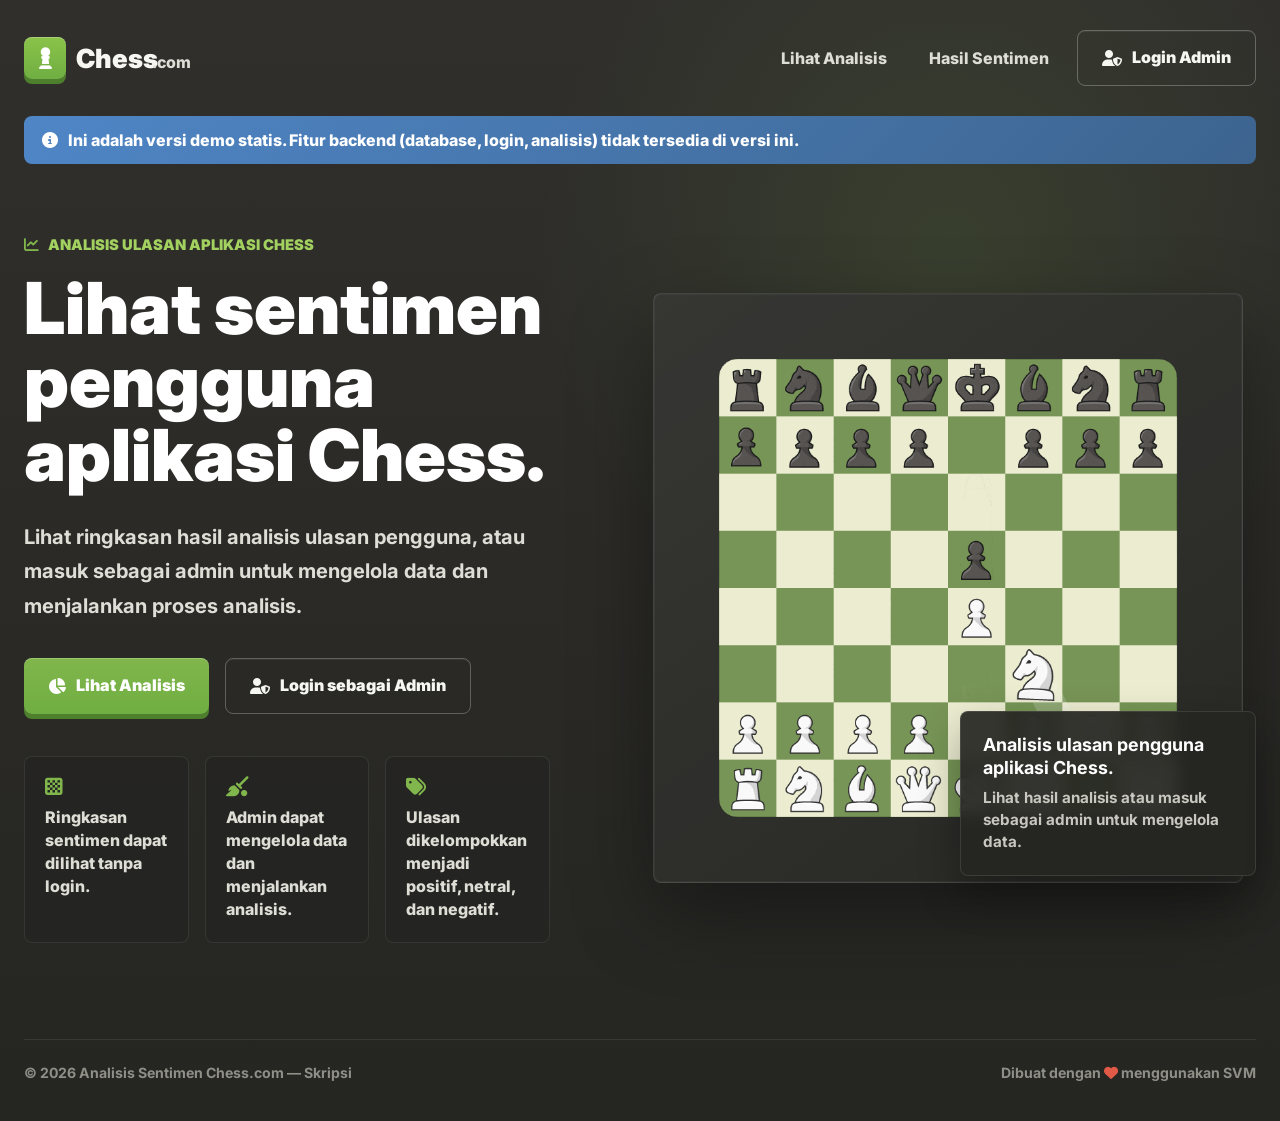
<file: docs/index.html>
<!DOCTYPE html>
<html lang="id">
<head>
    <meta charset="UTF-8">
    <meta name="viewport" content="width=device-width, initial-scale=1.0">
    <title>Analisis Sentimen Chess.com</title>
    <meta name="description" content="Sistem analisis sentimen ulasan aplikasi Chess.com dari Google Play Store menggunakan metode SVM (Support Vector Machine). Lihat distribusi sentimen positif, netral, dan negatif.">
    <link rel="stylesheet" href="https://cdnjs.cloudflare.com/ajax/libs/font-awesome/6.4.0/css/all.min.css">
    <link rel="preconnect" href="https://fonts.googleapis.com">
    <link rel="preconnect" href="https://fonts.gstatic.com" crossorigin>
    <link rel="stylesheet" href="https://fonts.googleapis.com/css2?family=Inter:wght@400;600;700;800;900&display=swap">
    <style>
        * {
            margin: 0;
            padding: 0;
            box-sizing: border-box;
        }

        body {
            min-height: 100vh;
            background: #302f2c;
            color: #ffffff;
            font-family: "Inter", "Segoe UI", Tahoma, Geneva, Verdana, sans-serif;
            overflow-x: hidden;
        }

        a {
            color: inherit;
            text-decoration: none;
        }

        .landing-page {
            min-height: 100vh;
            display: flex;
            flex-direction: column;
            background:
                radial-gradient(circle at 74% 22%, rgba(129, 182, 76, 0.13), transparent 32%),
                linear-gradient(180deg, #302f2c 0%, #252522 100%);
        }

        .landing-nav {
            width: min(1240px, calc(100% - 48px));
            margin: 0 auto;
            padding: 30px 0 18px;
            display: flex;
            align-items: center;
            justify-content: space-between;
            gap: 24px;
        }

        .brand {
            display: inline-flex;
            align-items: center;
            gap: 10px;
            font-size: 1.65rem;
            font-weight: 900;
            letter-spacing: 0;
            white-space: nowrap;
        }

        .brand-mark {
            width: 42px;
            height: 42px;
            border-radius: 8px;
            display: grid;
            place-items: center;
            background: linear-gradient(180deg, #8bc34a, #6fae42);
            box-shadow: inset 0 1px rgba(255, 255, 255, 0.25), 0 5px 0 #4d7f2c;
        }

        .brand-mark i {
            font-size: 1.45rem;
        }

        .brand span:last-child {
            color: #f7f7f2;
        }

        .brand small {
            color: #deded6;
            font-size: 1rem;
            font-weight: 800;
            margin-left: -6px;
        }

        .nav-links {
            display: flex;
            align-items: center;
            justify-content: flex-end;
            gap: 14px;
            color: #deded6;
            font-weight: 800;
        }

        .nav-link {
            padding: 12px 14px;
            border-radius: 8px;
            transition: background-color 0.2s ease, color 0.2s ease;
        }

        .nav-link:hover {
            background: rgba(255, 255, 255, 0.07);
            color: #ffffff;
        }

        .btn {
            display: inline-flex;
            align-items: center;
            justify-content: center;
            gap: 10px;
            border: 0;
            border-radius: 8px;
            min-height: 56px;
            padding: 15px 24px;
            font-size: 1rem;
            font-weight: 900;
            line-height: 1.2;
            cursor: pointer;
            transition: transform 0.2s ease, background-color 0.2s ease, border-color 0.2s ease;
            font-family: inherit;
        }

        .btn-primary {
            color: #ffffff;
            background: linear-gradient(180deg, #81b64c, #6fae42);
            box-shadow: inset 0 1px rgba(255, 255, 255, 0.22), 0 5px 0 #4d7f2c;
        }

        .btn-secondary {
            color: #f7f7f2;
            background: transparent;
            border: 1px solid rgba(255, 255, 255, 0.26);
            box-shadow: inset 0 1px rgba(255, 255, 255, 0.06);
        }

        .btn:hover {
            transform: translateY(-1px);
        }

        .btn-primary:hover {
            background: linear-gradient(180deg, #91c95a, #75b447);
        }

        .btn-secondary:hover {
            border-color: rgba(255, 255, 255, 0.44);
            background: rgba(255, 255, 255, 0.06);
        }

        .hero {
            width: min(1240px, calc(100% - 48px));
            margin: 0 auto;
            flex: 1;
            display: grid;
            grid-template-columns: minmax(0, 0.92fr) minmax(420px, 1.08fr);
            align-items: center;
            gap: clamp(56px, 7vw, 92px);
            padding: 70px 0 96px;
        }

        .hero-copy {
            max-width: 650px;
        }

        .eyebrow {
            display: inline-flex;
            align-items: center;
            gap: 9px;
            color: #a3d160;
            font-size: 0.92rem;
            font-weight: 900;
            letter-spacing: 0;
            text-transform: uppercase;
            margin-bottom: 18px;
        }

        .eyebrow i {
            color: #81b64c;
        }

        .hero h1 {
            color: #ffffff;
            font-size: clamp(3.15rem, 5.6vw, 5.45rem);
            line-height: 1.02;
            font-weight: 950;
            letter-spacing: 0;
            margin-bottom: 28px;
        }

        .hero p {
            max-width: 590px;
            color: #deded6;
            font-size: 1.26rem;
            line-height: 1.72;
            font-weight: 700;
            margin-bottom: 34px;
        }

        .hero-actions {
            display: flex;
            flex-wrap: wrap;
            gap: 16px;
            margin-bottom: 42px;
        }

        .hero-points {
            display: grid;
            grid-template-columns: repeat(3, minmax(0, 1fr));
            gap: 16px;
            max-width: 680px;
        }

        .hero-point {
            min-height: 112px;
            border-radius: 8px;
            padding: 20px;
            background: rgba(37, 37, 34, 0.78);
            border: 1px solid rgba(255, 255, 255, 0.08);
            color: #deded6;
            font-weight: 800;
            line-height: 1.45;
            transition: transform 0.25s ease, border-color 0.25s ease;
        }

        .hero-point:hover {
            transform: translateY(-3px);
            border-color: rgba(129, 182, 76, 0.3);
        }

        .hero-point i {
            display: block;
            color: #81b64c;
            font-size: 1.25rem;
            margin-bottom: 9px;
        }

        .hero-visual {
            position: relative;
            min-height: 620px;
            display: grid;
            place-items: center;
        }

        .gif-frame {
            width: min(100%, 590px);
            aspect-ratio: 1 / 1;
            border-radius: 8px;
            padding: 22px;
            display: grid;
            place-items: center;
            background:
                linear-gradient(145deg, rgba(255, 255, 255, 0.08), rgba(255, 255, 255, 0.01)),
                #252522;
            border: 1px solid rgba(255, 255, 255, 0.1);
            box-shadow: 0 30px 80px rgba(0, 0, 0, 0.36), inset 0 0 0 1px rgba(255, 255, 255, 0.04);
        }

        .gif-frame img {
            width: 100%;
            height: 100%;
            object-fit: contain;
            display: block;
            border-radius: 8px;
        }

        .floating-card {
            position: absolute;
            right: 0;
            bottom: 22px;
            width: min(315px, 48%);
            border-radius: 8px;
            padding: 22px;
            background: rgba(37, 37, 34, 0.92);
            border: 1px solid rgba(255, 255, 255, 0.1);
            box-shadow: 0 18px 42px rgba(0, 0, 0, 0.3);
            backdrop-filter: blur(8px);
            animation: floatUp 0.8s ease-out both;
            animation-delay: 0.5s;
        }

        @keyframes floatUp {
            from { opacity: 0; transform: translateY(20px); }
            to { opacity: 1; transform: translateY(0); }
        }

        .floating-card strong {
            display: block;
            color: #ffffff;
            font-size: 1.12rem;
            line-height: 1.25;
            margin-bottom: 8px;
        }

        .floating-card span {
            color: #c8c8c0;
            font-size: 0.95rem;
            font-weight: 700;
            line-height: 1.45;
        }

        /* Demo banner */
        .demo-banner {
            width: min(1240px, calc(100% - 48px));
            margin: 12px auto 0;
            border-radius: 8px;
            padding: 14px 18px;
            background: linear-gradient(135deg, #4f86c6, #3d648f);
            color: #fff;
            font-weight: 800;
            display: flex;
            align-items: center;
            gap: 10px;
            animation: slideDown 0.5s ease-out;
        }

        @keyframes slideDown {
            from { opacity: 0; transform: translateY(-10px); }
            to { opacity: 1; transform: translateY(0); }
        }

        /* Login Modal */
        .login-modal {
            position: fixed;
            inset: 0;
            z-index: 100;
            display: none;
            place-items: center;
            padding: 24px;
            background: rgba(0, 0, 0, 0.66);
            backdrop-filter: blur(4px);
        }

        .login-modal.is-open {
            display: grid;
        }

        .login-dialog {
            width: min(100%, 560px);
            border-radius: 8px;
            padding: 34px;
            background:
                linear-gradient(150deg, rgba(255,255,255,0.04), rgba(255,255,255,0)),
                #252522;
            color: #f4f4ef;
            border: 1px solid rgba(255, 255, 255, 0.12);
            box-shadow: 0 30px 80px rgba(0, 0, 0, 0.48);
            position: relative;
            animation: modalIn 0.3s ease-out;
        }

        @keyframes modalIn {
            from { opacity: 0; transform: scale(0.95) translateY(10px); }
            to { opacity: 1; transform: scale(1) translateY(0); }
        }

        .login-close {
            position: absolute;
            top: 16px;
            right: 16px;
            width: 38px;
            height: 38px;
            border: 0;
            border-radius: 50%;
            display: grid;
            place-items: center;
            background: #3a3934;
            color: #deded6;
            cursor: pointer;
            font-family: inherit;
            transition: background 0.2s;
        }

        .login-close:hover {
            background: #4a4944;
        }

        .modal-brand {
            justify-content: center;
            margin-bottom: 28px;
        }

        .modal-form {
            display: grid;
            gap: 16px;
        }

        .modal-field {
            min-height: 58px;
            border-radius: 8px;
            border: 1px solid rgba(255, 255, 255, 0.2);
            background: #302f2c;
            display: grid;
            grid-template-columns: 44px 1fr;
            align-items: center;
            padding: 0 14px;
            transition: border-color 0.2s;
        }

        .modal-field:focus-within {
            border-color: #81b64c;
        }

        .modal-field i {
            color: #a8a8a0;
            font-size: 1.1rem;
        }

        .modal-field input {
            width: 100%;
            border: 0;
            background: transparent;
            color: #ffffff;
            outline: 0;
            font-size: 1rem;
            font-weight: 700;
            font-family: inherit;
        }

        .modal-field input::placeholder {
            color: #8f8f88;
        }

        .modal-row {
            display: flex;
            justify-content: space-between;
            align-items: center;
            gap: 16px;
            color: #c8c8c0;
            font-weight: 700;
            margin: 4px 0 10px;
        }

        .modal-row label {
            display: inline-flex;
            align-items: center;
            gap: 9px;
        }

        .modal-row input {
            accent-color: #81b64c;
            width: 18px;
            height: 18px;
        }

        .modal-info {
            border-radius: 8px;
            padding: 12px 14px;
            background: rgba(79, 134, 198, 0.2);
            color: #b8d4f0;
            font-weight: 800;
            font-size: 0.92rem;
            line-height: 1.5;
        }

        .modal-submit {
            width: 100%;
            min-height: 64px;
            margin-top: 6px;
            font-size: 1.2rem;
        }

        /* Footer */
        .landing-footer {
            width: min(1240px, calc(100% - 48px));
            margin: 0 auto;
            padding: 24px 0 40px;
            border-top: 1px solid rgba(255, 255, 255, 0.08);
            display: flex;
            justify-content: space-between;
            align-items: center;
            gap: 20px;
            color: #8f8f88;
            font-weight: 700;
            font-size: 0.88rem;
        }

        .landing-footer a {
            color: #a3d160;
            transition: color 0.2s;
        }

        .landing-footer a:hover {
            color: #c4e88a;
        }

        @media (max-width: 980px) {
            .landing-nav {
                align-items: flex-start;
                flex-direction: column;
            }

            .nav-links {
                width: 100%;
                justify-content: space-between;
            }

            .hero {
                grid-template-columns: 1fr;
                gap: 50px;
                padding: 42px 0 72px;
            }

            .hero-copy {
                max-width: none;
            }

            .hero-visual {
                min-height: auto;
            }

            .gif-frame {
                max-width: 620px;
            }
        }

        @media (max-width: 680px) {
            .landing-nav,
            .hero {
                width: min(100% - 32px, 1240px);
            }

            .nav-links {
                align-items: stretch;
                flex-direction: column;
                gap: 10px;
            }

            .nav-link,
            .nav-links .btn {
                width: 100%;
            }

            .hero h1 {
                font-size: 2.75rem;
            }

            .hero p {
                font-size: 1.08rem;
            }

            .hero-actions,
            .hero-actions .btn {
                width: 100%;
            }

            .hero-points {
                grid-template-columns: 1fr;
            }

            .gif-frame {
                padding: 12px;
            }

            .floating-card {
                position: static;
                width: 100%;
                margin-top: 14px;
            }

            .login-dialog {
                padding: 26px;
            }

            .landing-footer {
                flex-direction: column;
                text-align: center;
            }
        }
    </style>
</head>
<body>
    <div class="landing-page">
        <header class="landing-nav">
            <a class="brand" href="index.html" aria-label="Landing Analisis Sentimen Chess.com">
                <span class="brand-mark"><i class="fa-solid fa-chess-pawn"></i></span>
                <span>Chess<small>.com</small></span>
            </a>
            <nav class="nav-links" aria-label="Navigasi landing">
                <a class="nav-link" href="dashboard.html">Lihat Analisis</a>
                <a class="nav-link" href="result.html">Hasil Sentimen</a>
                <button class="btn btn-secondary" type="button" data-open-login><i class="fa-solid fa-user-shield"></i> Login Admin</button>
            </nav>
        </header>

        <div class="demo-banner">
            <i class="fa-solid fa-circle-info"></i>
            Ini adalah versi demo statis. Fitur backend (database, login, analisis) tidak tersedia di versi ini.
        </div>

        <main class="hero">
            <section class="hero-copy" aria-labelledby="landing-title">
                <div class="eyebrow"><i class="fa-solid fa-chart-line"></i> Analisis ulasan aplikasi Chess</div>
                <h1 id="landing-title">Lihat sentimen pengguna aplikasi Chess.</h1>
                <p>Lihat ringkasan hasil analisis ulasan pengguna, atau masuk sebagai admin untuk mengelola data dan menjalankan proses analisis.</p>
                <div class="hero-actions">
                    <a class="btn btn-primary" href="dashboard.html"><i class="fa-solid fa-chart-pie"></i> Lihat Analisis</a>
                    <button class="btn btn-secondary" type="button" data-open-login><i class="fa-solid fa-user-shield"></i> Login sebagai Admin</button>
                </div>
                <div class="hero-points" aria-label="Fitur utama">
                    <div class="hero-point"><i class="fa-solid fa-chess-board"></i> Ringkasan sentimen dapat dilihat tanpa login.</div>
                    <div class="hero-point"><i class="fa-solid fa-broom-ball"></i> Admin dapat mengelola data dan menjalankan analisis.</div>
                    <div class="hero-point"><i class="fa-solid fa-tags"></i> Ulasan dikelompokkan menjadi positif, netral, dan negatif.</div>
                </div>
            </section>

            <section class="hero-visual" aria-label="Visual tutorial catur">
                <div class="gif-frame">
                    <img src="gif-tutorial-catur.gif" alt="GIF tutorial catur Chess.com" loading="lazy">
                </div>
                <div class="floating-card">
                    <strong>Analisis ulasan pengguna aplikasi Chess.</strong>
                    <span>Lihat hasil analisis atau masuk sebagai admin untuk mengelola data.</span>
                </div>
            </section>
        </main>

        <footer class="landing-footer">
            <span>&copy; 2026 Analisis Sentimen Chess.com &mdash; Skripsi</span>
            <span>Dibuat dengan <i class="fa-solid fa-heart" style="color:#e05a47"></i> menggunakan SVM</span>
        </footer>
    </div>

    <!-- Login Modal (Demo) -->
    <div class="login-modal" id="loginModal" aria-hidden="true">
        <div class="login-dialog" role="dialog" aria-modal="true" aria-labelledby="adminLoginTitle">
            <button class="login-close" type="button" data-close-login aria-label="Tutup login"><i class="fa-solid fa-xmark"></i></button>
            <div class="brand modal-brand">
                <span class="brand-mark"><i class="fa-solid fa-chess-pawn"></i></span>
                <span>Chess<small>.com</small></span>
            </div>
            <div class="modal-form">
                <div class="modal-field">
                    <i class="fa-solid fa-user"></i>
                    <input id="adminLoginTitle" type="text" placeholder="Username admin" autocomplete="username">
                </div>
                <div class="modal-field">
                    <i class="fa-solid fa-lock"></i>
                    <input type="password" placeholder="Password" autocomplete="current-password">
                </div>
                <div class="modal-row">
                    <label><input type="checkbox"> Ingat saya</label>
                    <span>Khusus admin</span>
                </div>
                <div class="modal-info">
                    <i class="fa-solid fa-info-circle"></i> Ini adalah versi demo statis. Login tidak tersedia. Silakan lihat dashboard dan hasil analisis sebagai pengunjung.
                </div>
                <a class="btn btn-primary modal-submit" href="dashboard.html">Masuk sebagai Pengunjung</a>
            </div>
        </div>
    </div>

    <script>
        (() => {
            const modal = document.getElementById('loginModal');
            const openers = document.querySelectorAll('[data-open-login]');
            const closers = document.querySelectorAll('[data-close-login]');

            function openModal() {
                modal.classList.add('is-open');
                modal.setAttribute('aria-hidden', 'false');
            }

            function closeModal() {
                modal.classList.remove('is-open');
                modal.setAttribute('aria-hidden', 'true');
            }

            openers.forEach((button) => button.addEventListener('click', openModal));
            closers.forEach((button) => button.addEventListener('click', closeModal));
            modal.addEventListener('click', (event) => {
                if (event.target === modal) closeModal();
            });
            document.addEventListener('keydown', (event) => {
                if (event.key === 'Escape') closeModal();
            });
        })();
    </script>
</body>
</html>
</file>
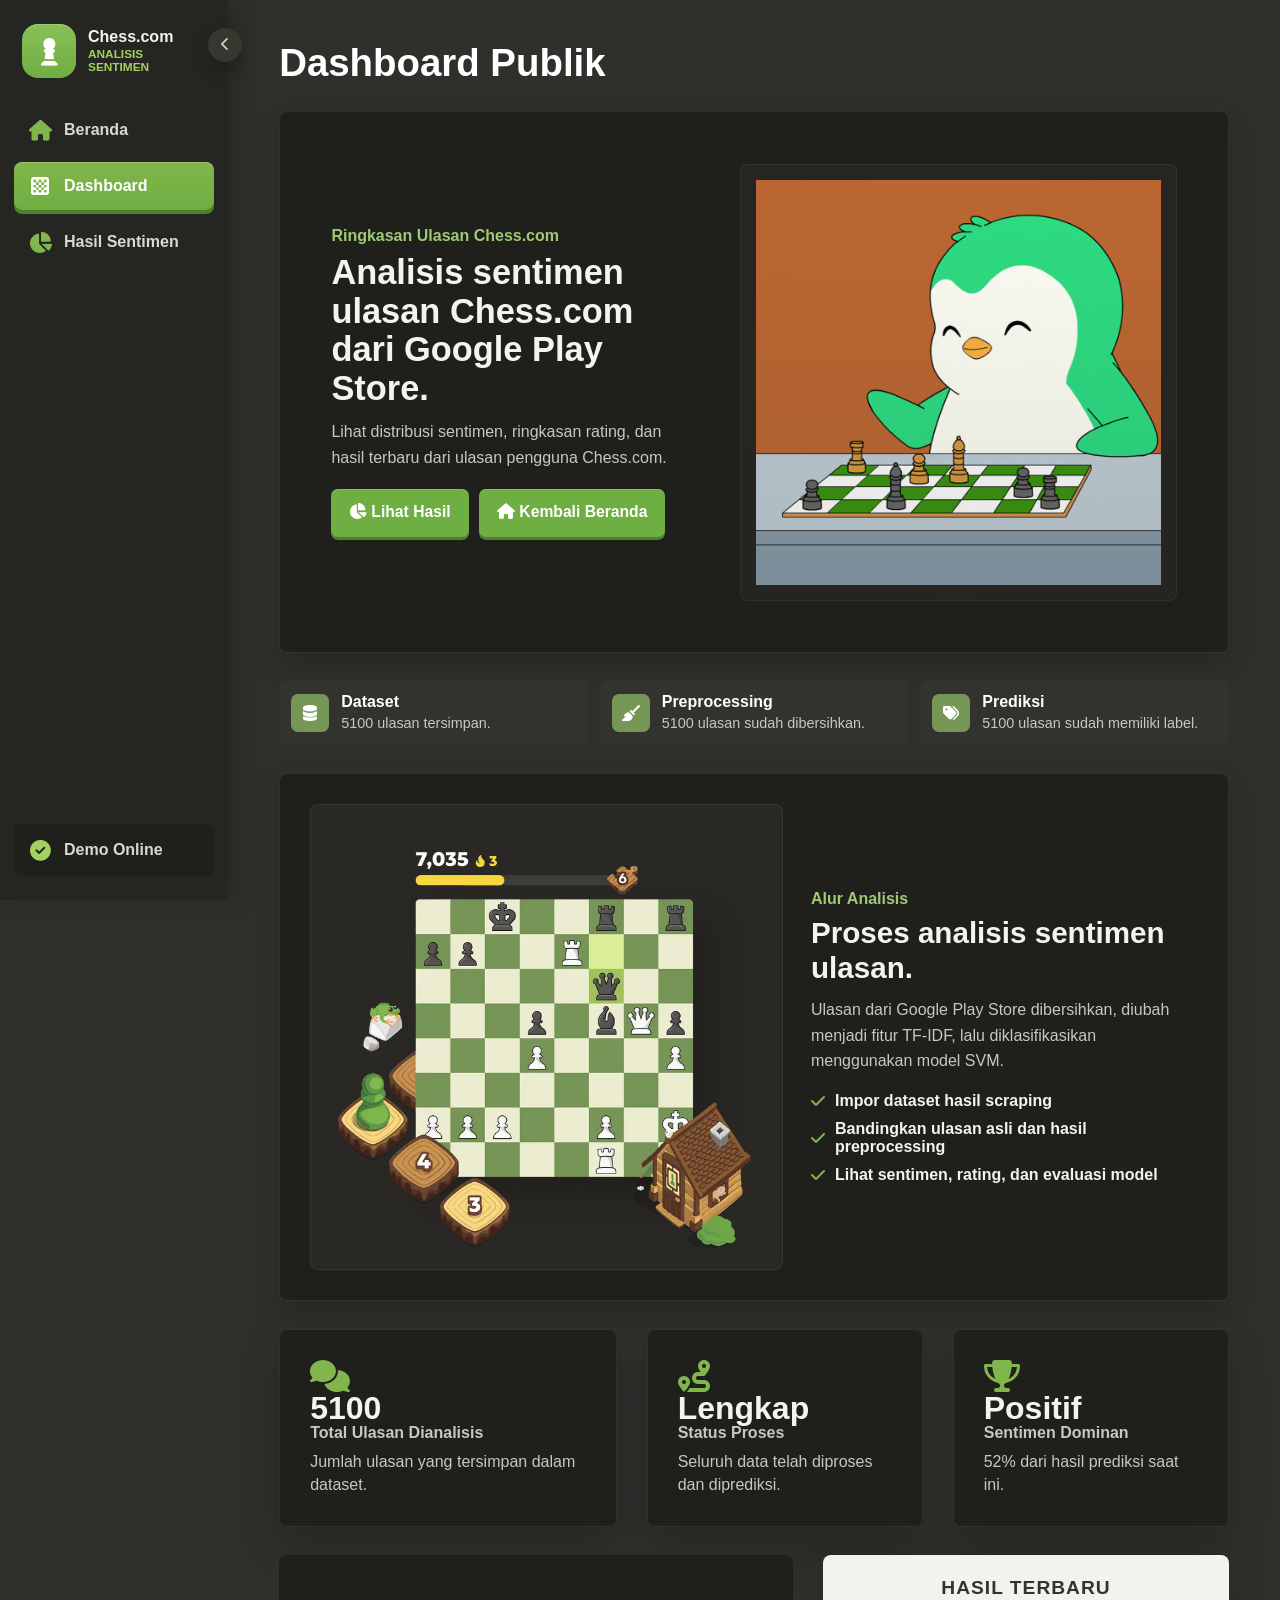
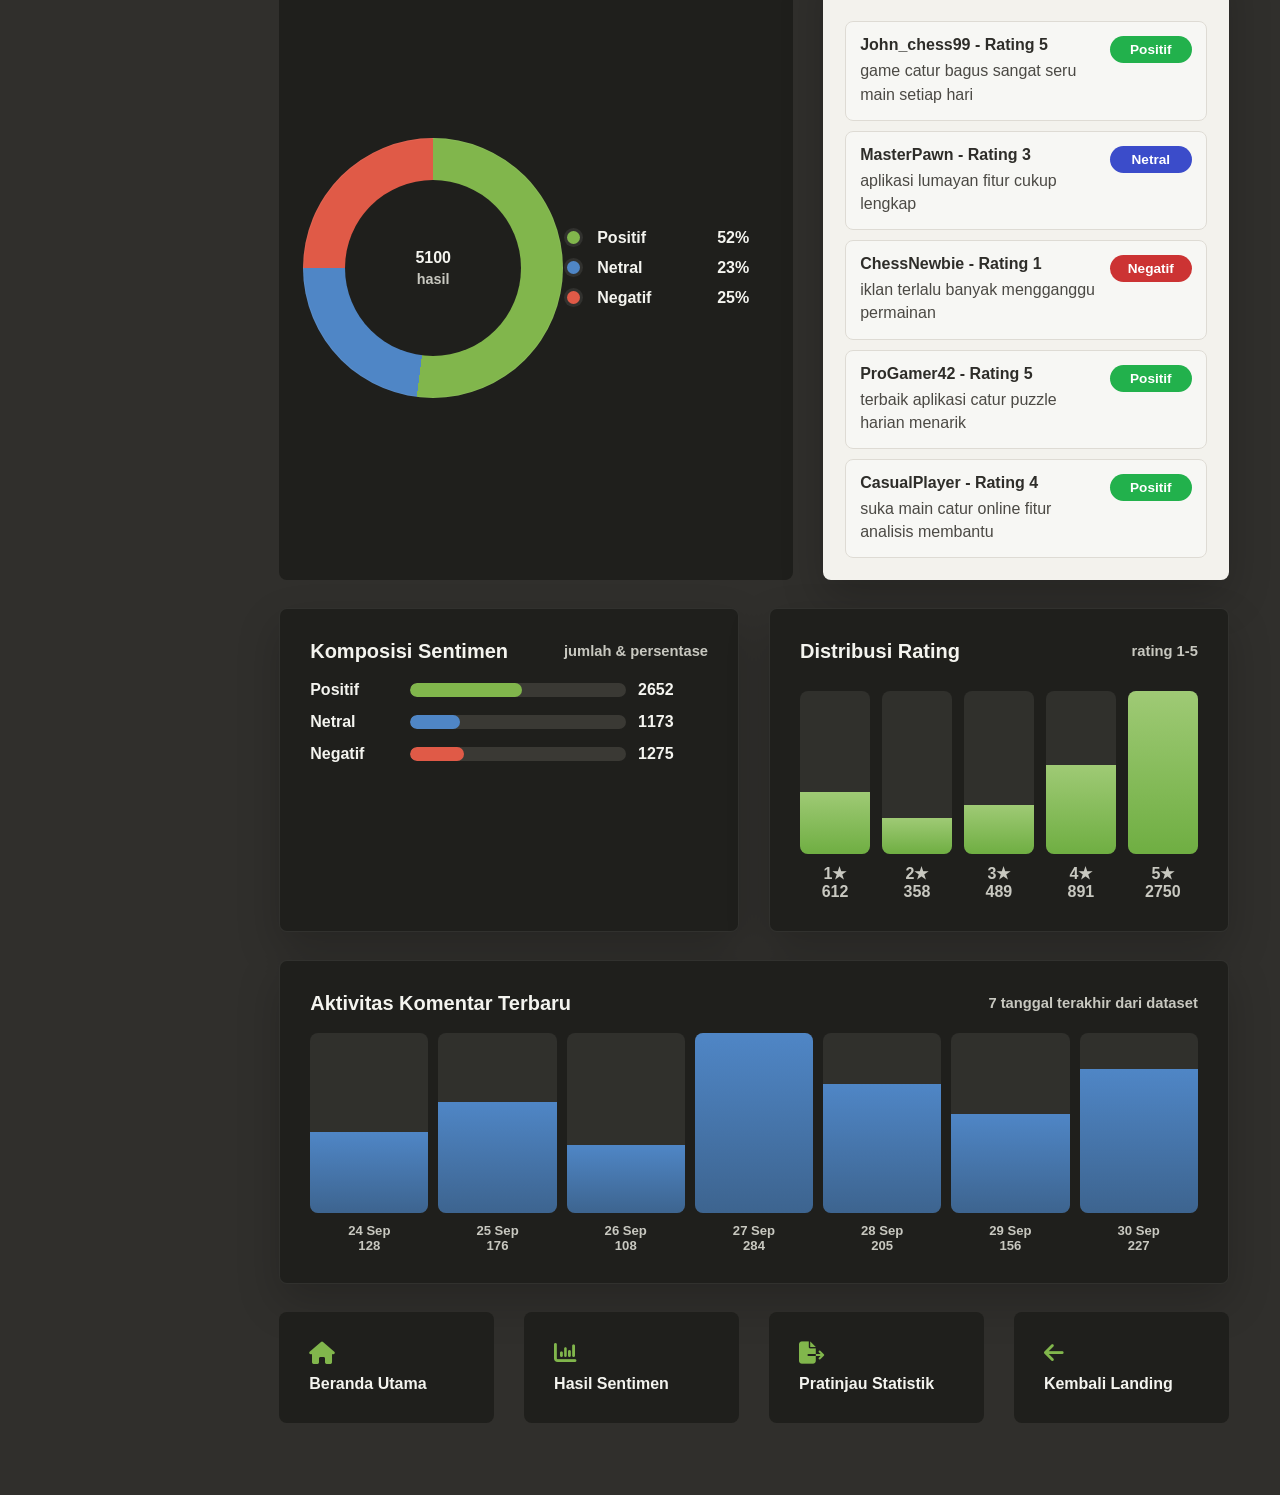
<file: docs/dashboard.html>
<!DOCTYPE html>
<html lang="id">
<head>
    <meta charset="UTF-8">
    <meta name="viewport" content="width=device-width, initial-scale=1.0">
    <title>Dashboard Analisis Sentimen SVM - Chess.com</title>
    <meta name="description" content="Dashboard analisis sentimen ulasan Chess.com. Lihat distribusi sentimen, rating, dan aktivitas komentar terbaru.">
    <link rel="stylesheet" href="https://cdnjs.cloudflare.com/ajax/libs/font-awesome/6.4.0/css/all.min.css">
    <link rel="preconnect" href="https://fonts.googleapis.com">
    <link rel="preconnect" href="https://fonts.gstatic.com" crossorigin>
    <link rel="stylesheet" href="https://fonts.googleapis.com/css2?family=Inter:wght@400;600;700;800;900&display=swap">
    <link rel="stylesheet" href="assets/style.css">
    <style>
        .dashboard-shell { max-width: 1280px; width: 100%; }
        .dashboard-hero {
            background: #1f1f1c;
            color: #f4f4ef;
            border-radius: 8px;
            padding: 34px;
            display: grid;
            grid-template-columns: 0.9fr 1.1fr;
            gap: 34px;
            align-items: center;
            box-shadow: 0 12px 28px rgba(0, 0, 0, 0.18);
        }
        .hero-visuals { min-width: 0; }
        .hero-media {
            position: relative;
            min-height: 420px;
            border-radius: 8px;
            overflow: hidden;
            background: radial-gradient(circle at 50% 50%, #37362f 0%, #262521 72%);
            box-shadow: inset 0 0 0 1px rgba(255,255,255,0.06);
            display: grid;
            place-items: center;
            padding: 16px;
        }
        .hero-media img {
            width: 100%;
            height: 100%;
            max-height: 520px;
            object-fit: contain;
            display: block;
        }
        .hero-media::after {
            content: "";
            position: absolute;
            inset: 0;
            pointer-events: none;
            background: linear-gradient(180deg, rgba(31,31,28,0), rgba(31,31,28,0.12));
        }
        .hero-kicker { color: #9fca75; font-weight: 800; margin-bottom: 8px; }
        .hero-title { font-size: 2.15rem; font-weight: 900; line-height: 1.12; max-width: 720px; }
        .hero-copy { color: #c8c8c0; line-height: 1.6; margin-top: 12px; max-width: 760px; }
        .hero-actions { display: flex; gap: 10px; flex-wrap: wrap; margin-top: 18px; }
        .pipeline-mini { display: grid; grid-template-columns: repeat(3, minmax(0, 1fr)); gap: 12px; }
        .pipeline-item {
            display: grid;
            grid-template-columns: 38px 1fr;
            gap: 12px;
            align-items: center;
            background: #33322e;
            border-radius: 7px;
            padding: 12px;
        }
        .pipeline-icon {
            width: 38px;
            height: 38px;
            border-radius: 7px;
            display: grid;
            place-items: center;
            background: #769656;
            color: #fff;
        }
        .pipeline-label { font-weight: 800; }
        .pipeline-note { color: #c8c8c0; font-size: 0.9rem; margin-top: 3px; line-height: 1.35; }
        .visual-feature {
            background: #1f1f1c;
            color: #f4f4ef;
            border-radius: 8px;
            display: grid;
            grid-template-columns: 1.1fr 0.9fr;
            gap: 28px;
            align-items: center;
            padding: 26px;
            overflow: hidden;
            box-shadow: 0 12px 28px rgba(0, 0, 0, 0.18);
        }
        .visual-frame {
            background: #292824;
            border-radius: 8px;
            min-height: 330px;
            display: grid;
            place-items: center;
            padding: 18px;
            box-shadow: inset 0 0 0 1px rgba(255,255,255,0.06);
        }
        .visual-frame img {
            width: 100%;
            max-height: 430px;
            object-fit: contain;
            display: block;
        }
        .feature-title {
            font-size: 1.85rem;
            line-height: 1.16;
            font-weight: 900;
        }
        .feature-copy {
            color: #c8c8c0;
            margin-top: 12px;
            line-height: 1.6;
        }
        .feature-points {
            display: grid;
            gap: 10px;
            margin-top: 18px;
        }
        .feature-point {
            display: flex;
            align-items: center;
            gap: 10px;
            color: #f4f4ef;
            font-weight: 800;
        }
        .feature-point i { color: #81b64c; }
        .dashboard-grid { display: grid; grid-template-columns: 0.95fr 1.05fr; gap: 18px; }
        .chart-grid { display: grid; grid-template-columns: 1fr 1fr; gap: 18px; }
        .sentiment-panel {
            background: #1f1f1c;
            color: #f4f4ef;
            border-radius: 8px;
            padding: 24px;
            display: grid;
            grid-template-columns: 240px 1fr;
            gap: 24px;
            align-items: center;
        }
        .donut {
            width: 260px;
            aspect-ratio: 1;
            border-radius: 50%;
            background: conic-gradient(#81b64c 0 52%, #4f86c6 52% 75%, #e05a47 75% 100%);
            position: relative;
            box-shadow: inset 0 0 0 1px rgba(255,255,255,0.06);
        }
        .donut::after {
            content: "";
            position: absolute;
            inset: 42px;
            border-radius: 50%;
            background: #1f1f1c;
        }
        .donut-center {
            position: absolute;
            inset: 0;
            display: grid;
            place-items: center;
            z-index: 1;
            text-align: center;
            font-weight: 900;
        }
        .donut-center span { display: block; color: #c8c8c0; font-size: 0.9rem; margin-top: 4px; }
        .sentiment-list { display: grid; gap: 12px; }
        .sentiment-row { display: grid; grid-template-columns: 18px 96px 1fr 52px; gap: 12px; align-items: center; font-weight: 800; }
        .legend-dot { width: 13px; height: 13px; border-radius: 50%; box-shadow: 0 0 0 3px rgba(255,255,255,0.08); }
        .track { height: 14px; border-radius: 99px; background: #3a3934; overflow: hidden; }
        .fill { height: 100%; border-radius: 99px; }
        .insight-grid { display: grid; grid-template-columns: 1.1fr 0.9fr 0.9fr; gap: 14px; }
        .metric-card-dark {
            background: #1f1f1c;
            color: #f4f4ef;
            border-radius: 8px;
            padding: 20px;
            min-height: 132px;
            display: grid;
            align-content: space-between;
        }
        .metric-card-dark i { font-size: 2rem; color: #81b64c; }
        .metric-card-dark strong { display: block; font-size: 2rem; line-height: 1; }
        .metric-card-dark span { color: #c8c8c0; font-weight: 800; }
        .metric-card-dark p { color: #c8c8c0; line-height: 1.45; margin-top: 8px; }
        .chart-card-dark {
            background: #1f1f1c;
            color: #f4f4ef;
            border-radius: 8px;
            padding: 22px;
            min-height: 310px;
        }
        .chart-heading {
            display: flex;
            justify-content: space-between;
            align-items: center;
            gap: 12px;
            margin-bottom: 18px;
        }
        .chart-heading h2 {
            font-size: 1.25rem;
            line-height: 1.2;
        }
        .chart-heading span {
            color: #c8c8c0;
            font-weight: 800;
            font-size: 0.92rem;
        }
        .horizontal-bars { display: grid; gap: 14px; }
        .horizontal-row {
            display: grid;
            grid-template-columns: 88px 1fr 70px;
            gap: 12px;
            align-items: center;
            font-weight: 800;
        }
        .rating-chart {
            height: 220px;
            display: grid;
            grid-template-columns: repeat(5, 1fr);
            gap: 12px;
            align-items: end;
            padding-top: 10px;
        }
        .rating-column {
            display: grid;
            grid-template-rows: 1fr auto;
            gap: 10px;
            height: 100%;
            text-align: center;
            color: #c8c8c0;
            font-weight: 800;
        }
        .rating-bar-wrap {
            height: 100%;
            display: flex;
            align-items: end;
            justify-content: center;
            background: #30302c;
            border-radius: 8px;
            overflow: hidden;
        }
        .rating-bar {
            width: 100%;
            min-height: 4px;
            background: linear-gradient(180deg, #9fca75, #6fae42);
        }
        .daily-chart {
            height: 220px;
            display: grid;
            grid-template-columns: repeat(7, 1fr);
            gap: 10px;
            align-items: end;
        }
        .daily-column {
            height: 100%;
            display: grid;
            grid-template-rows: 1fr auto;
            gap: 10px;
            text-align: center;
            color: #c8c8c0;
            font-size: 0.82rem;
            font-weight: 800;
        }
        .daily-bar-wrap {
            height: 100%;
            display: flex;
            align-items: end;
            justify-content: center;
            background: #30302c;
            border-radius: 8px;
            overflow: hidden;
        }
        .daily-bar {
            width: 100%;
            min-height: 4px;
            background: linear-gradient(180deg, #4f86c6, #3d648f);
        }
        .latest-panel { padding: 22px; }
        .latest-list { display: grid; gap: 10px; }
        .latest-item {
            background: #f7f7f4;
            border: 1px solid #dedbd4;
            border-radius: 8px;
            padding: 14px;
            display: grid;
            grid-template-columns: 1fr auto;
            gap: 12px;
        }
        .latest-user { font-weight: 900; color: #2e2d29; margin-bottom: 5px; }
        .latest-text { color: #4b4944; line-height: 1.45; }
        .quick-links { display: grid; grid-template-columns: repeat(4, minmax(0, 1fr)); gap: 12px; }
        .quick-link {
            background: #1f1f1c;
            color: #f4f4ef;
            border-radius: 8px;
            padding: 18px;
            text-decoration: none;
            display: grid;
            gap: 10px;
            font-weight: 900;
            transition: transform 0.2s, background 0.2s;
        }
        .quick-link:hover { transform: translateY(-2px); background: #292824; }
        .quick-link i { color: #81b64c; font-size: 1.4rem; }
        @media (max-width: 1100px) {
            .dashboard-hero, .dashboard-grid, .sentiment-panel, .chart-grid, .visual-feature { grid-template-columns: 1fr; }
            .pipeline-mini { grid-template-columns: 1fr; }
            .insight-grid, .quick-links { grid-template-columns: repeat(2, minmax(0, 1fr)); }
        }
        @media (max-width: 700px) {
            .insight-grid, .quick-links { grid-template-columns: 1fr; }
        }
    </style>
</head>
<body>
<aside class="sidebar" id="sidebar">
    <a class="sidebar-brand" href="index.html">
        <div class="brand-mark"><i class="fa-solid fa-chess-pawn"></i></div>
        <div class="brand-text">Chess.com<small>Analisis Sentimen</small></div>
    </a>
    <nav class="sidebar-nav">
        <a href="index.html"><i class="fa-solid fa-house"></i><span>Beranda</span></a>
        <a href="dashboard.html" class="active"><i class="fa-solid fa-chess-board"></i><span>Dashboard</span></a>
        <a href="result.html"><i class="fa-solid fa-chart-pie"></i><span>Hasil Sentimen</span></a>
    </nav>
    <div class="sidebar-status"><i class="fa-solid fa-circle-check"></i><span>Demo Online</span></div>
</aside>
<button class="sidebar-toggle" id="sidebarToggle" aria-label="Toggle sidebar"><i class="fa-solid fa-chevron-left"></i></button>

<main class="main-content">
    <h1 class="header-title">Dashboard Publik</h1>

    <div class="page-stack dashboard-shell">
        <!-- Hero -->
        <section class="dashboard-hero">
            <div>
                <div class="hero-kicker">Ringkasan Ulasan Chess.com</div>
                <div class="hero-title">Analisis sentimen ulasan Chess.com dari Google Play Store.</div>
                <div class="hero-copy">Lihat distribusi sentimen, ringkasan rating, dan hasil terbaru dari ulasan pengguna Chess.com.</div>
                <div class="hero-actions">
                    <a class="btn-action" href="result.html"><i class="fa-solid fa-chart-pie"></i> Lihat Hasil</a>
                    <a class="btn-action" href="index.html"><i class="fa-solid fa-house"></i> Kembali Beranda</a>
                </div>
            </div>
            <div class="hero-visuals">
                <div class="hero-media">
                    <img src="penguin-chessboard.gif" alt="Tutorial catur" loading="lazy">
                </div>
            </div>
        </section>

        <!-- Pipeline -->
        <div class="pipeline-mini">
            <div class="pipeline-item"><div class="pipeline-icon"><i class="fa-solid fa-database"></i></div><div><div class="pipeline-label">Dataset</div><div class="pipeline-note">5100 ulasan tersimpan.</div></div></div>
            <div class="pipeline-item"><div class="pipeline-icon"><i class="fa-solid fa-broom"></i></div><div><div class="pipeline-label">Preprocessing</div><div class="pipeline-note">5100 ulasan sudah dibersihkan.</div></div></div>
            <div class="pipeline-item"><div class="pipeline-icon"><i class="fa-solid fa-tags"></i></div><div><div class="pipeline-label">Prediksi</div><div class="pipeline-note">5100 ulasan sudah memiliki label.</div></div></div>
        </div>

        <!-- Visual Feature -->
        <section class="visual-feature">
            <div class="visual-frame">
                <img src="gambar-catur.webp" alt="Visual catur" loading="lazy">
            </div>
            <div>
                <div class="hero-kicker">Alur Analisis</div>
                <div class="feature-title">Proses analisis sentimen ulasan.</div>
                <div class="feature-copy">Ulasan dari Google Play Store dibersihkan, diubah menjadi fitur TF-IDF, lalu diklasifikasikan menggunakan model SVM.</div>
                <div class="feature-points">
                    <div class="feature-point"><i class="fa-solid fa-check"></i> Impor dataset hasil scraping</div>
                    <div class="feature-point"><i class="fa-solid fa-check"></i> Bandingkan ulasan asli dan hasil preprocessing</div>
                    <div class="feature-point"><i class="fa-solid fa-check"></i> Lihat sentimen, rating, dan evaluasi model</div>
                </div>
            </div>
        </section>

        <!-- Insight Grid -->
        <div class="insight-grid">
            <div class="metric-card-dark"><i class="fa-solid fa-comments"></i><div><strong>5100</strong><span>Total Ulasan Dianalisis</span><p>Jumlah ulasan yang tersimpan dalam dataset.</p></div></div>
            <div class="metric-card-dark"><i class="fa-solid fa-route"></i><div><strong>Lengkap</strong><span>Status Proses</span><p>Seluruh data telah diproses dan diprediksi.</p></div></div>
            <div class="metric-card-dark"><i class="fa-solid fa-trophy"></i><div><strong>Positif</strong><span>Sentimen Dominan</span><p>52% dari hasil prediksi saat ini.</p></div></div>
        </div>

        <!-- Sentiment + Latest -->
        <div class="dashboard-grid">
            <section class="sentiment-panel">
                <div class="donut" id="donutChart">
                    <div class="donut-center">
                        <div>5100<span>hasil</span></div>
                    </div>
                </div>
                <div class="sentiment-list">
                    <div class="sentiment-row">
                        <span class="legend-dot" style="background: #81b64c"></span>
                        <span>Positif</span>
                        <div class="track"><div class="fill" style="width: 52%; background: #81b64c"></div></div>
                        <span>52%</span>
                    </div>
                    <div class="sentiment-row">
                        <span class="legend-dot" style="background: #4f86c6"></span>
                        <span>Netral</span>
                        <div class="track"><div class="fill" style="width: 23%; background: #4f86c6"></div></div>
                        <span>23%</span>
                    </div>
                    <div class="sentiment-row">
                        <span class="legend-dot" style="background: #e05a47"></span>
                        <span>Negatif</span>
                        <div class="track"><div class="fill" style="width: 25%; background: #e05a47"></div></div>
                        <span>25%</span>
                    </div>
                </div>
            </section>

            <section class="card latest-panel">
                <div class="table-title">Hasil Terbaru</div>
                <div class="latest-list">
                    <div class="latest-item">
                        <div>
                            <div class="latest-user">John_chess99 - Rating 5</div>
                            <div class="latest-text">game catur bagus sangat seru main setiap hari</div>
                        </div>
                        <div><span class="badge badge-positif">Positif</span></div>
                    </div>
                    <div class="latest-item">
                        <div>
                            <div class="latest-user">MasterPawn - Rating 3</div>
                            <div class="latest-text">aplikasi lumayan fitur cukup lengkap</div>
                        </div>
                        <div><span class="badge badge-netral">Netral</span></div>
                    </div>
                    <div class="latest-item">
                        <div>
                            <div class="latest-user">ChessNewbie - Rating 1</div>
                            <div class="latest-text">iklan terlalu banyak mengganggu permainan</div>
                        </div>
                        <div><span class="badge badge-negatif">Negatif</span></div>
                    </div>
                    <div class="latest-item">
                        <div>
                            <div class="latest-user">ProGamer42 - Rating 5</div>
                            <div class="latest-text">terbaik aplikasi catur puzzle harian menarik</div>
                        </div>
                        <div><span class="badge badge-positif">Positif</span></div>
                    </div>
                    <div class="latest-item">
                        <div>
                            <div class="latest-user">CasualPlayer - Rating 4</div>
                            <div class="latest-text">suka main catur online fitur analisis membantu</div>
                        </div>
                        <div><span class="badge badge-positif">Positif</span></div>
                    </div>
                </div>
            </section>
        </div>

        <!-- Charts -->
        <div class="chart-grid">
            <section class="chart-card-dark">
                <div class="chart-heading">
                    <h2>Komposisi Sentimen</h2>
                    <span>jumlah &amp; persentase</span>
                </div>
                <div class="horizontal-bars">
                    <div class="horizontal-row">
                        <span>Positif</span>
                        <div class="track"><div class="fill" style="width: 52%; background: #81b64c"></div></div>
                        <span>2652</span>
                    </div>
                    <div class="horizontal-row">
                        <span>Netral</span>
                        <div class="track"><div class="fill" style="width: 23%; background: #4f86c6"></div></div>
                        <span>1173</span>
                    </div>
                    <div class="horizontal-row">
                        <span>Negatif</span>
                        <div class="track"><div class="fill" style="width: 25%; background: #e05a47"></div></div>
                        <span>1275</span>
                    </div>
                </div>
            </section>

            <section class="chart-card-dark">
                <div class="chart-heading">
                    <h2>Distribusi Rating</h2>
                    <span>rating 1-5</span>
                </div>
                <div class="rating-chart">
                    <div class="rating-column">
                        <div class="rating-bar-wrap"><div class="rating-bar" style="height: 38%;"></div></div>
                        <div>1★<br>612</div>
                    </div>
                    <div class="rating-column">
                        <div class="rating-bar-wrap"><div class="rating-bar" style="height: 22%;"></div></div>
                        <div>2★<br>358</div>
                    </div>
                    <div class="rating-column">
                        <div class="rating-bar-wrap"><div class="rating-bar" style="height: 30%;"></div></div>
                        <div>3★<br>489</div>
                    </div>
                    <div class="rating-column">
                        <div class="rating-bar-wrap"><div class="rating-bar" style="height: 55%;"></div></div>
                        <div>4★<br>891</div>
                    </div>
                    <div class="rating-column">
                        <div class="rating-bar-wrap"><div class="rating-bar" style="height: 100%;"></div></div>
                        <div>5★<br>2750</div>
                    </div>
                </div>
            </section>
        </div>

        <!-- Daily Activity -->
        <section class="chart-card-dark">
            <div class="chart-heading">
                <h2>Aktivitas Komentar Terbaru</h2>
                <span>7 tanggal terakhir dari dataset</span>
            </div>
            <div class="daily-chart">
                <div class="daily-column">
                    <div class="daily-bar-wrap"><div class="daily-bar" style="height: 45%;"></div></div>
                    <div>24 Sep<br>128</div>
                </div>
                <div class="daily-column">
                    <div class="daily-bar-wrap"><div class="daily-bar" style="height: 62%;"></div></div>
                    <div>25 Sep<br>176</div>
                </div>
                <div class="daily-column">
                    <div class="daily-bar-wrap"><div class="daily-bar" style="height: 38%;"></div></div>
                    <div>26 Sep<br>108</div>
                </div>
                <div class="daily-column">
                    <div class="daily-bar-wrap"><div class="daily-bar" style="height: 100%;"></div></div>
                    <div>27 Sep<br>284</div>
                </div>
                <div class="daily-column">
                    <div class="daily-bar-wrap"><div class="daily-bar" style="height: 72%;"></div></div>
                    <div>28 Sep<br>205</div>
                </div>
                <div class="daily-column">
                    <div class="daily-bar-wrap"><div class="daily-bar" style="height: 55%;"></div></div>
                    <div>29 Sep<br>156</div>
                </div>
                <div class="daily-column">
                    <div class="daily-bar-wrap"><div class="daily-bar" style="height: 80%;"></div></div>
                    <div>30 Sep<br>227</div>
                </div>
            </div>
        </section>

        <!-- Quick Links -->
        <div class="quick-links">
            <a class="quick-link" href="index.html"><i class="fa-solid fa-house"></i> Beranda Utama</a>
            <a class="quick-link" href="result.html"><i class="fa-solid fa-chart-column"></i> Hasil Sentimen</a>
            <a class="quick-link" href="result.html"><i class="fa-solid fa-file-export"></i> Pratinjau Statistik</a>
            <a class="quick-link" href="index.html"><i class="fa-solid fa-arrow-left"></i> Kembali Landing</a>
        </div>
    </div>
</main>
<script src="assets/app.js"></script>
</body>
</html>
</file>
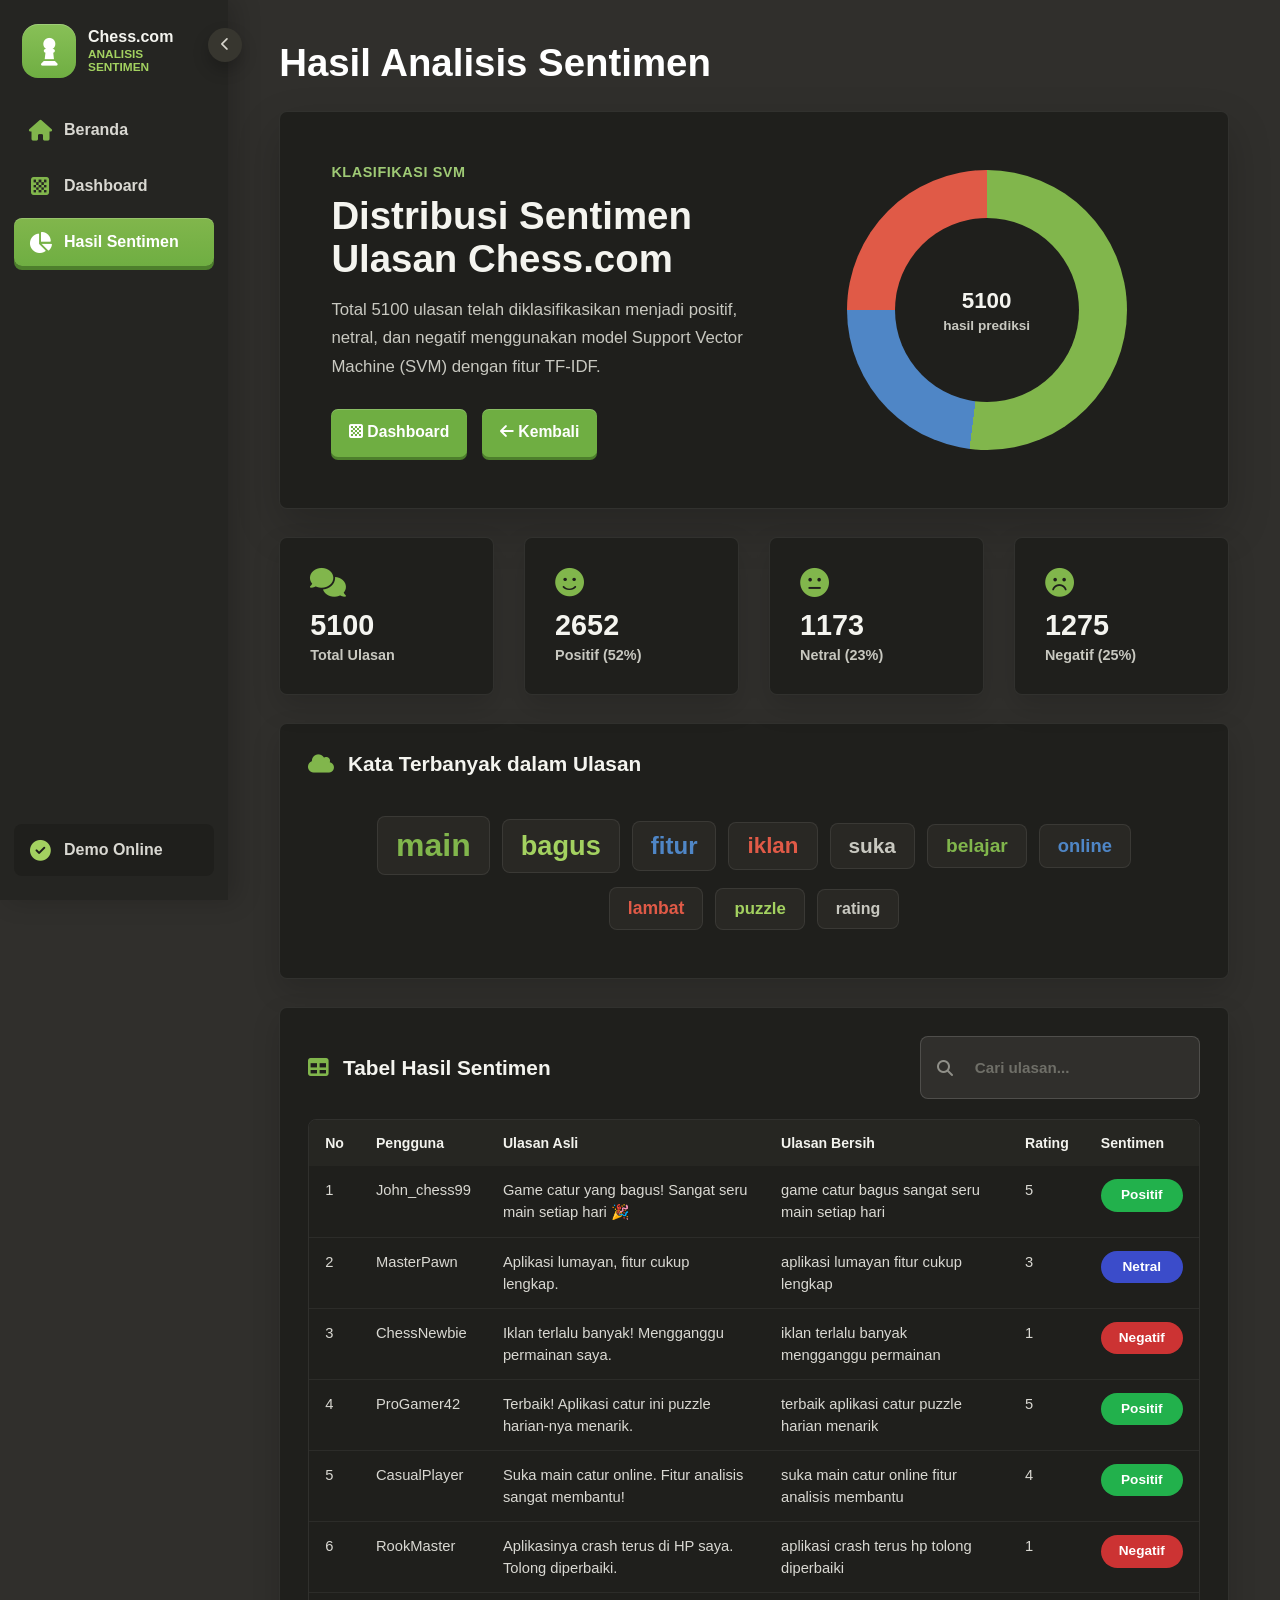
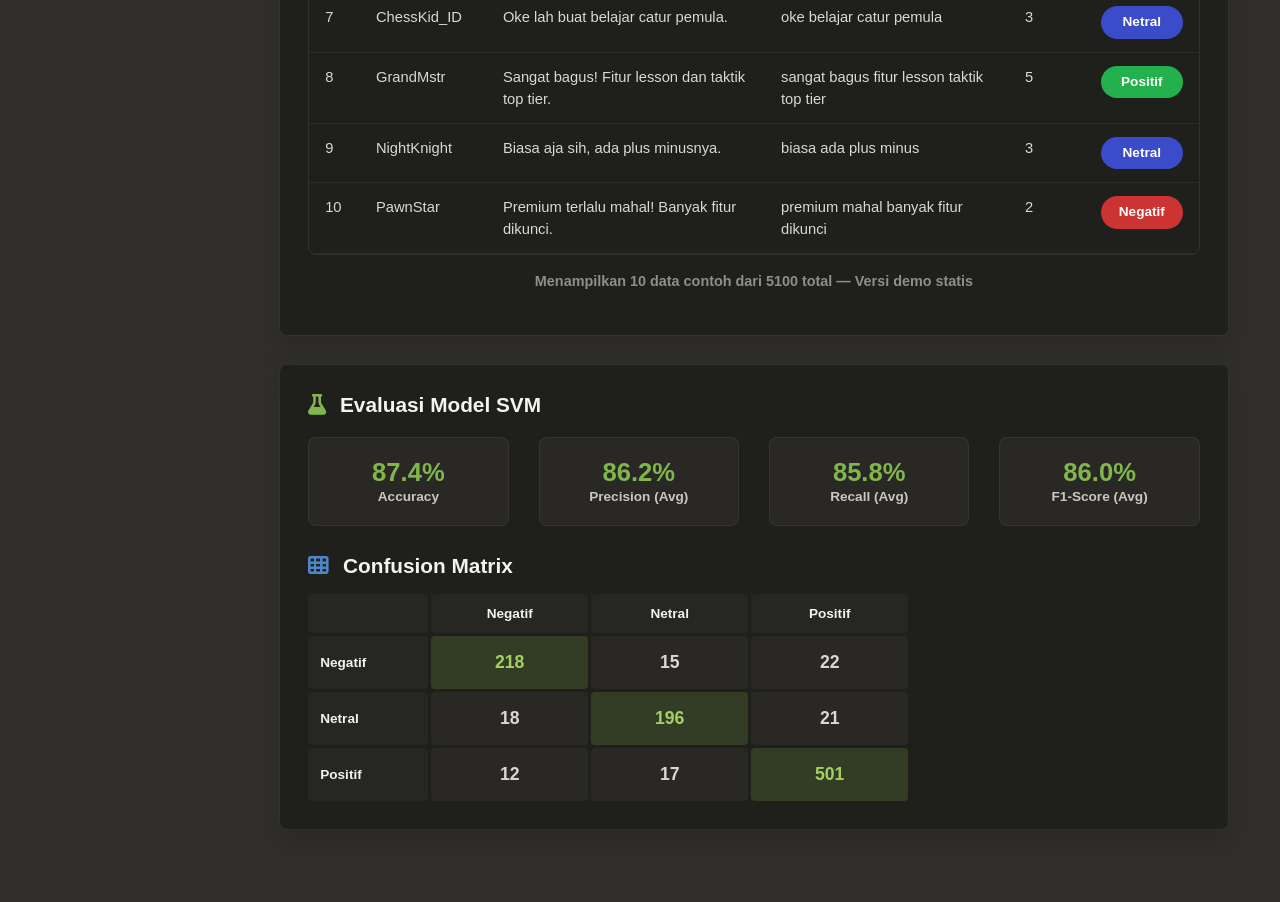
<file: docs/result.html>
<!DOCTYPE html>
<html lang="id">
<head>
    <meta charset="UTF-8">
    <meta name="viewport" content="width=device-width, initial-scale=1.0">
    <title>Hasil Sentimen - Analisis Chess.com</title>
    <meta name="description" content="Hasil analisis sentimen ulasan Chess.com menggunakan SVM. Lihat tabel hasil, confusion matrix, dan evaluasi model.">
    <link rel="stylesheet" href="https://cdnjs.cloudflare.com/ajax/libs/font-awesome/6.4.0/css/all.min.css">
    <link rel="preconnect" href="https://fonts.googleapis.com">
    <link rel="preconnect" href="https://fonts.gstatic.com" crossorigin>
    <link rel="stylesheet" href="https://fonts.googleapis.com/css2?family=Inter:wght@400;600;700;800;900&display=swap">
    <link rel="stylesheet" href="assets/style.css">
    <style>
        .result-shell { max-width: 1480px; width: 100%; }
        .result-hero {
            background: #1f1f1c;
            color: #f4f4ef;
            border-radius: 8px;
            padding: 48px;
            display: grid;
            grid-template-columns: minmax(0, 1fr) minmax(380px, 0.85fr);
            gap: 48px;
            align-items: center;
            border: 1px solid rgba(255,255,255,0.08);
            box-shadow: 0 18px 44px rgba(0,0,0,0.2);
        }
        .result-kicker { color: #9fca75; font-weight: 900; letter-spacing: 0.04em; text-transform: uppercase; font-size: 0.9rem; }
        .result-title { font-size: clamp(2rem, 3vw, 2.8rem); line-height: 1.12; font-weight: 900; margin-top: 14px; }
        .result-copy { color: #c8c8c0; line-height: 1.7; margin-top: 16px; font-size: 1.05rem; }
        .result-actions { display: flex; gap: 14px; flex-wrap: wrap; margin-top: 28px; }
        .summary-grid { display: grid; grid-template-columns: repeat(4, minmax(0, 1fr)); gap: 18px; }
        .summary-card {
            background: #1f1f1c;
            color: #f4f4ef;
            border-radius: 8px;
            padding: 24px;
            border: 1px solid rgba(255,255,255,0.08);
            box-shadow: 0 12px 28px rgba(0,0,0,0.15);
            transition: transform 0.25s;
        }
        .summary-card:hover { transform: translateY(-2px); }
        .summary-card i { font-size: 1.8rem; color: #81b64c; margin-bottom: 14px; display: block; }
        .summary-card strong { display: block; font-size: 1.8rem; line-height: 1; margin-bottom: 6px; }
        .summary-card span { color: #c8c8c0; font-weight: 800; font-size: 0.9rem; }

        .donut-hero {
            width: 280px;
            aspect-ratio: 1;
            border-radius: 50%;
            background: conic-gradient(#81b64c 0 52%, #4f86c6 52% 75%, #e05a47 75% 100%);
            position: relative;
            margin: 0 auto;
        }
        .donut-hero::after {
            content: "";
            position: absolute;
            inset: 48px;
            border-radius: 50%;
            background: #1f1f1c;
        }
        .donut-hero-center {
            position: absolute;
            inset: 0;
            display: grid;
            place-items: center;
            z-index: 1;
            text-align: center;
            font-weight: 900;
            font-size: 1.4rem;
        }
        .donut-hero-center small { display: block; color: #c8c8c0; font-size: 0.85rem; margin-top: 4px; }

        /* Table */
        .result-table-section {
            background: #1f1f1c;
            border-radius: 8px;
            padding: 28px;
            border: 1px solid rgba(255,255,255,0.08);
            box-shadow: 0 12px 28px rgba(0,0,0,0.15);
        }
        .result-table-header {
            display: flex;
            justify-content: space-between;
            align-items: center;
            margin-bottom: 20px;
            gap: 16px;
            flex-wrap: wrap;
        }
        .result-table-header h2 { font-size: 1.3rem; color: #f4f4ef; }
        .search-box {
            display: flex;
            align-items: center;
            gap: 10px;
            background: #302f2c;
            border: 1px solid rgba(255,255,255,0.15);
            border-radius: 8px;
            padding: 10px 16px;
            min-width: 280px;
            transition: border-color 0.2s;
        }
        .search-box:focus-within { border-color: #81b64c; }
        .search-box i { color: #8f8f88; }
        .search-box input {
            border: 0;
            background: transparent;
            color: #fff;
            outline: 0;
            font-size: 0.95rem;
            font-weight: 700;
            width: 100%;
            font-family: inherit;
        }
        .search-box input::placeholder { color: #6f6f68; }

        .result-table {
            width: 100%;
            border-collapse: collapse;
            table-layout: auto;
        }
        .result-table thead th {
            background: #262622;
            color: #f3f3ee;
            padding: 14px 16px;
            font-weight: 800;
            text-align: left;
            font-size: 0.88rem;
            white-space: nowrap;
        }
        .result-table tbody td {
            padding: 13px 16px;
            border-bottom: 1px solid rgba(255,255,255,0.06);
            color: #d9d8d2;
            font-size: 0.92rem;
            line-height: 1.5;
            vertical-align: top;
        }
        .result-table tbody tr { transition: background 0.2s; }
        .result-table tbody tr:hover { background: rgba(129, 182, 76, 0.06); }
        .table-container-dark {
            border-radius: 8px;
            overflow-x: auto;
            border: 1px solid rgba(255,255,255,0.08);
        }

        /* Confusion Matrix */
        .eval-section {
            background: #1f1f1c;
            border-radius: 8px;
            padding: 28px;
            border: 1px solid rgba(255,255,255,0.08);
            box-shadow: 0 12px 28px rgba(0,0,0,0.15);
        }
        .eval-section h2 { font-size: 1.3rem; color: #f4f4ef; margin-bottom: 20px; }
        .metric-eval-grid { display: grid; grid-template-columns: repeat(4, minmax(0, 1fr)); gap: 14px; margin-bottom: 28px; }
        .metric-eval-card {
            background: #292824;
            border-radius: 8px;
            padding: 20px;
            text-align: center;
            border: 1px solid rgba(255,255,255,0.06);
        }
        .metric-eval-card strong { display: block; font-size: 1.6rem; color: #81b64c; }
        .metric-eval-card span { color: #c8c8c0; font-weight: 800; font-size: 0.85rem; }
        .confusion-matrix {
            display: grid;
            grid-template-columns: 120px repeat(3, 1fr);
            gap: 3px;
            max-width: 600px;
        }
        .cm-header {
            background: #262622;
            color: #f3f3ee;
            font-weight: 800;
            font-size: 0.85rem;
            padding: 12px;
            text-align: center;
            border-radius: 4px;
        }
        .cm-label {
            background: #262622;
            color: #f3f3ee;
            font-weight: 800;
            font-size: 0.85rem;
            padding: 12px;
            display: flex;
            align-items: center;
            border-radius: 4px;
        }
        .cm-cell {
            background: #292824;
            color: #d9d8d2;
            font-weight: 800;
            padding: 16px;
            text-align: center;
            font-size: 1.1rem;
            border-radius: 4px;
            transition: background 0.2s;
        }
        .cm-cell.cm-diag {
            background: rgba(129, 182, 76, 0.2);
            color: #a3d160;
        }

        /* Word Cloud */
        .word-cloud {
            display: flex;
            flex-wrap: wrap;
            gap: 12px;
            align-items: center;
            justify-content: center;
            padding: 20px;
        }
        .word-tag {
            background: #292824;
            border: 1px solid rgba(255,255,255,0.08);
            border-radius: 8px;
            padding: 10px 18px;
            font-weight: 800;
            transition: transform 0.2s, background 0.2s;
        }
        .word-tag:hover { transform: scale(1.05); background: #33322e; }

        @media (max-width: 1100px) {
            .result-hero { grid-template-columns: 1fr; }
            .summary-grid, .metric-eval-grid { grid-template-columns: repeat(2, minmax(0, 1fr)); }
        }
        @media (max-width: 700px) {
            .summary-grid, .metric-eval-grid { grid-template-columns: 1fr; }
            .result-hero { padding: 28px; }
            .search-box { min-width: 100%; }
        }
    </style>
</head>
<body>
<aside class="sidebar" id="sidebar">
    <a class="sidebar-brand" href="index.html">
        <div class="brand-mark"><i class="fa-solid fa-chess-pawn"></i></div>
        <div class="brand-text">Chess.com<small>Analisis Sentimen</small></div>
    </a>
    <nav class="sidebar-nav">
        <a href="index.html"><i class="fa-solid fa-house"></i><span>Beranda</span></a>
        <a href="dashboard.html"><i class="fa-solid fa-chess-board"></i><span>Dashboard</span></a>
        <a href="result.html" class="active"><i class="fa-solid fa-chart-pie"></i><span>Hasil Sentimen</span></a>
    </nav>
    <div class="sidebar-status"><i class="fa-solid fa-circle-check"></i><span>Demo Online</span></div>
</aside>
<button class="sidebar-toggle" id="sidebarToggle" aria-label="Toggle sidebar"><i class="fa-solid fa-chevron-left"></i></button>

<main class="main-content">
    <h1 class="header-title">Hasil Analisis Sentimen</h1>

    <div class="page-stack result-shell">
        <!-- Hero -->
        <section class="result-hero">
            <div>
                <div class="result-kicker">Klasifikasi SVM</div>
                <div class="result-title">Distribusi Sentimen Ulasan Chess.com</div>
                <div class="result-copy">Total 5100 ulasan telah diklasifikasikan menjadi positif, netral, dan negatif menggunakan model Support Vector Machine (SVM) dengan fitur TF-IDF.</div>
                <div class="result-actions">
                    <a class="btn-action" href="dashboard.html"><i class="fa-solid fa-chess-board"></i> Dashboard</a>
                    <a class="btn-action" href="index.html"><i class="fa-solid fa-arrow-left"></i> Kembali</a>
                </div>
            </div>
            <div>
                <div class="donut-hero">
                    <div class="donut-hero-center">
                        <div>5100<small>hasil prediksi</small></div>
                    </div>
                </div>
            </div>
        </section>

        <!-- Summary Cards -->
        <div class="summary-grid">
            <div class="summary-card"><i class="fa-solid fa-comments"></i><strong>5100</strong><span>Total Ulasan</span></div>
            <div class="summary-card"><i class="fa-solid fa-face-smile"></i><strong>2652</strong><span>Positif (52%)</span></div>
            <div class="summary-card"><i class="fa-solid fa-face-meh"></i><strong>1173</strong><span>Netral (23%)</span></div>
            <div class="summary-card"><i class="fa-solid fa-face-frown"></i><strong>1275</strong><span>Negatif (25%)</span></div>
        </div>

        <!-- Word Cloud -->
        <section class="eval-section">
            <h2><i class="fa-solid fa-cloud" style="color:#81b64c; margin-right:8px;"></i> Kata Terbanyak dalam Ulasan</h2>
            <div class="word-cloud">
                <span class="word-tag" style="font-size: 2rem; color: #81b64c;">main</span>
                <span class="word-tag" style="font-size: 1.7rem; color: #a3d160;">bagus</span>
                <span class="word-tag" style="font-size: 1.5rem; color: #4f86c6;">fitur</span>
                <span class="word-tag" style="font-size: 1.4rem; color: #e05a47;">iklan</span>
                <span class="word-tag" style="font-size: 1.3rem; color: #c8c8c0;">suka</span>
                <span class="word-tag" style="font-size: 1.2rem; color: #81b64c;">belajar</span>
                <span class="word-tag" style="font-size: 1.15rem; color: #4f86c6;">online</span>
                <span class="word-tag" style="font-size: 1.1rem; color: #e05a47;">lambat</span>
                <span class="word-tag" style="font-size: 1.05rem; color: #a3d160;">puzzle</span>
                <span class="word-tag" style="font-size: 1rem; color: #c8c8c0;">rating</span>
            </div>
        </section>

        <!-- Data Table -->
        <section class="result-table-section">
            <div class="result-table-header">
                <h2><i class="fa-solid fa-table" style="color:#81b64c; margin-right:8px;"></i> Tabel Hasil Sentimen</h2>
                <div class="search-box">
                    <i class="fa-solid fa-search"></i>
                    <input type="text" placeholder="Cari ulasan..." id="searchInput">
                </div>
            </div>
            <div class="table-container-dark">
                <table class="result-table" id="resultTable">
                    <thead>
                        <tr>
                            <th style="width:40px">No</th>
                            <th style="width:120px">Pengguna</th>
                            <th>Ulasan Asli</th>
                            <th>Ulasan Bersih</th>
                            <th style="width:60px">Rating</th>
                            <th style="width:90px">Sentimen</th>
                        </tr>
                    </thead>
                    <tbody id="resultBody">
                        <tr><td>1</td><td>John_chess99</td><td>Game catur yang bagus! Sangat seru main setiap hari 🎉</td><td>game catur bagus sangat seru main setiap hari</td><td>5</td><td><span class="badge badge-positif">Positif</span></td></tr>
                        <tr><td>2</td><td>MasterPawn</td><td>Aplikasi lumayan, fitur cukup lengkap.</td><td>aplikasi lumayan fitur cukup lengkap</td><td>3</td><td><span class="badge badge-netral">Netral</span></td></tr>
                        <tr><td>3</td><td>ChessNewbie</td><td>Iklan terlalu banyak! Mengganggu permainan saya.</td><td>iklan terlalu banyak mengganggu permainan</td><td>1</td><td><span class="badge badge-negatif">Negatif</span></td></tr>
                        <tr><td>4</td><td>ProGamer42</td><td>Terbaik! Aplikasi catur ini puzzle harian-nya menarik.</td><td>terbaik aplikasi catur puzzle harian menarik</td><td>5</td><td><span class="badge badge-positif">Positif</span></td></tr>
                        <tr><td>5</td><td>CasualPlayer</td><td>Suka main catur online. Fitur analisis sangat membantu!</td><td>suka main catur online fitur analisis membantu</td><td>4</td><td><span class="badge badge-positif">Positif</span></td></tr>
                        <tr><td>6</td><td>RookMaster</td><td>Aplikasinya crash terus di HP saya. Tolong diperbaiki.</td><td>aplikasi crash terus hp tolong diperbaiki</td><td>1</td><td><span class="badge badge-negatif">Negatif</span></td></tr>
                        <tr><td>7</td><td>ChessKid_ID</td><td>Oke lah buat belajar catur pemula.</td><td>oke belajar catur pemula</td><td>3</td><td><span class="badge badge-netral">Netral</span></td></tr>
                        <tr><td>8</td><td>GrandMstr</td><td>Sangat bagus! Fitur lesson dan taktik top tier.</td><td>sangat bagus fitur lesson taktik top tier</td><td>5</td><td><span class="badge badge-positif">Positif</span></td></tr>
                        <tr><td>9</td><td>NightKnight</td><td>Biasa aja sih, ada plus minusnya.</td><td>biasa ada plus minus</td><td>3</td><td><span class="badge badge-netral">Netral</span></td></tr>
                        <tr><td>10</td><td>PawnStar</td><td>Premium terlalu mahal! Banyak fitur dikunci.</td><td>premium mahal banyak fitur dikunci</td><td>2</td><td><span class="badge badge-negatif">Negatif</span></td></tr>
                    </tbody>
                </table>
            </div>
            <div style="text-align:center; padding:18px; color:#8f8f88; font-weight:700; font-size:0.9rem;">
                Menampilkan 10 data contoh dari 5100 total &mdash; Versi demo statis
            </div>
        </section>

        <!-- Evaluation / Confusion Matrix -->
        <section class="eval-section">
            <h2><i class="fa-solid fa-flask" style="color:#81b64c; margin-right:8px;"></i> Evaluasi Model SVM</h2>
            <div class="metric-eval-grid">
                <div class="metric-eval-card"><strong>87.4%</strong><span>Accuracy</span></div>
                <div class="metric-eval-card"><strong>86.2%</strong><span>Precision (Avg)</span></div>
                <div class="metric-eval-card"><strong>85.8%</strong><span>Recall (Avg)</span></div>
                <div class="metric-eval-card"><strong>86.0%</strong><span>F1-Score (Avg)</span></div>
            </div>
            <h2 style="margin-bottom:16px;"><i class="fa-solid fa-table-cells" style="color:#4f86c6; margin-right:8px;"></i> Confusion Matrix</h2>
            <div class="confusion-matrix">
                <div class="cm-header"></div>
                <div class="cm-header">Negatif</div>
                <div class="cm-header">Netral</div>
                <div class="cm-header">Positif</div>
                <div class="cm-label">Negatif</div>
                <div class="cm-cell cm-diag">218</div>
                <div class="cm-cell">15</div>
                <div class="cm-cell">22</div>
                <div class="cm-label">Netral</div>
                <div class="cm-cell">18</div>
                <div class="cm-cell cm-diag">196</div>
                <div class="cm-cell">21</div>
                <div class="cm-label">Positif</div>
                <div class="cm-cell">12</div>
                <div class="cm-cell">17</div>
                <div class="cm-cell cm-diag">501</div>
            </div>
        </section>
    </div>
</main>
<script src="assets/app.js"></script>
<script>
    // Simple search filter for demo
    const searchInput = document.getElementById('searchInput');
    if (searchInput) {
        searchInput.addEventListener('input', function() {
            const q = this.value.toLowerCase();
            const rows = document.querySelectorAll('#resultBody tr');
            rows.forEach(row => {
                const text = row.textContent.toLowerCase();
                row.style.display = text.includes(q) ? '' : 'none';
            });
        });
    }
</script>
</body>
</html>
</file>
<file: docs/assets/style.css>
* {
    margin: 0;
    padding: 0;
    box-sizing: border-box;
    font-family: "Segoe UI", Tahoma, Geneva, Verdana, sans-serif;
}

html {
    scroll-behavior: smooth;
}

body {
    --sidebar-open-width: 228px;
    --sidebar-collapsed-width: 82px;
    --page-max-width: 1480px;
    --surface-dark: #252522;
    --surface-dark-soft: #302f2c;
    --surface-light: #f3f2ed;
    --surface-light-soft: #ebe9e2;
    --line-soft: rgba(255, 255, 255, 0.08);
    --shadow-soft: 0 18px 44px rgba(0, 0, 0, 0.2);
    background-color: #302f2c;
    color: #ffffff;
    display: flex;
    min-height: 100vh;
    overflow-x: hidden;
    overflow-y: auto;
}

body.sidebar-collapsed .sidebar {
    width: var(--sidebar-collapsed-width);
    min-width: var(--sidebar-collapsed-width);
}

body.sidebar-collapsed .sidebar-nav a {
    justify-content: center;
    padding: 12px 0;
}

body.sidebar-collapsed .sidebar-nav span,
body.sidebar-collapsed .sidebar-status span,
body.sidebar-collapsed .brand-text {
    display: none;
}

@keyframes sidebarPulse {
    0%, 100% {
        box-shadow: 0 0 0 0 rgba(129, 182, 76, 0.28);
    }

    50% {
        box-shadow: 0 0 0 8px rgba(129, 182, 76, 0);
    }
}

@keyframes rippleOut {
    to {
        opacity: 0;
        transform: translate(-50%, -50%) scale(18);
    }
}

.motion-ready [data-animate] {
    opacity: 0;
    transform: translateY(18px) scale(0.98);
    transition:
        opacity 0.65s cubic-bezier(0.2, 0.8, 0.2, 1),
        transform 0.65s cubic-bezier(0.2, 0.8, 0.2, 1);
    transition-delay: var(--motion-delay, 0ms);
}

.motion-ready [data-animate].is-visible {
    opacity: 1;
    transform: translateY(0) scale(1);
}

.motion-ready tbody tr.motion-row {
    opacity: 0;
    transform: translateY(10px);
    transition:
        opacity 0.45s ease,
        transform 0.45s ease,
        background-color 0.2s ease;
    transition-delay: var(--motion-delay, 0ms);
}

.motion-ready tbody tr.motion-row.is-visible {
    opacity: 1;
    transform: translateY(0);
}

.motion-ready .fill {
    transform: scaleX(0);
    transform-origin: left center;
    transition: transform 0.9s cubic-bezier(0.2, 0.85, 0.2, 1);
}

.motion-ready .is-visible .fill,
.motion-ready .track.is-visible .fill {
    transform: scaleX(1);
}

.motion-ready .rating-bar,
.motion-ready .daily-bar {
    transform: scaleY(0);
    transform-origin: bottom center;
    transition: transform 0.9s cubic-bezier(0.2, 0.85, 0.2, 1);
}

.motion-ready .is-visible .rating-bar,
.motion-ready .is-visible .daily-bar {
    transform: scaleY(1);
}

.sidebar {
    width: var(--sidebar-open-width);
    min-width: var(--sidebar-open-width);
    min-height: 100vh;
    background-color: #252522;
    display: flex;
    flex-direction: column;
    align-items: stretch;
    padding: 22px 14px 24px;
    gap: 26px;
    box-shadow: 8px 0 24px rgba(0, 0, 0, 0.18);
    flex-shrink: 0;
    position: sticky;
    top: 0;
    align-self: flex-start;
    overflow: hidden;
    transition: width 0.28s ease, min-width 0.28s ease;
}

.sidebar-brand {
    width: 100%;
    display: flex;
    justify-content: flex-start;
    align-items: center;
    gap: 12px;
    min-height: 58px;
    padding: 0 8px;
    text-decoration: none;
}

.brand-mark {
    width: 54px;
    height: 54px;
    min-width: 54px;
    border-radius: 16px;
    display: grid;
    place-items: center;
    background: linear-gradient(180deg, #88c057, #6fae42);
    box-shadow: inset 0 1px rgba(255, 255, 255, 0.2);
}

.brand-mark i {
    font-size: 1.85rem;
    color: #ffffff;
}

.brand-text {
    display: grid;
    gap: 2px;
    color: #f4f4ef;
    font-weight: 900;
    line-height: 1.1;
}

.brand-text small {
    color: #a3d160;
    font-size: 0.74rem;
    letter-spacing: 0;
    text-transform: uppercase;
}

.sidebar-nav {
    width: 100%;
    display: flex;
    flex-direction: column;
    align-items: stretch;
    gap: 8px;
    transition: opacity 0.18s ease;
}

.sidebar-nav a {
    width: 100%;
    display: flex;
    justify-content: flex-start;
    align-items: center;
    gap: 12px;
    min-height: 48px;
    padding: 12px 14px;
    border-radius: 8px;
    color: #d9d8d2;
    font-weight: 800;
    text-decoration: none;
    transition: transform 0.2s ease, background-color 0.2s ease, color 0.2s ease;
}

.sidebar-nav a:hover {
    transform: translateX(2px);
    background: #33322e;
    color: #ffffff;
}

.sidebar-nav a.active {
    background: linear-gradient(180deg, #81b64c, #6fae42);
    color: #ffffff;
    box-shadow: inset 0 1px rgba(255,255,255,0.18), 0 4px 0 #4d7f2c;
}

.sidebar-nav i,
.sidebar-status i {
    width: 24px;
    min-width: 24px;
    text-align: center;
    font-size: 1.3rem;
    color: #81b64c;
    transition: color 0.2s ease;
}

.sidebar-nav a:hover i,
.sidebar-nav a.active i {
    color: #ffffff;
}

.sidebar-status i {
    color: #a3d160;
}

.sidebar-status {
    margin-top: auto;
    min-height: 52px;
    display: flex;
    align-items: center;
    gap: 12px;
    padding: 12px 14px;
    border-radius: 8px;
    background: #1f1f1c;
    color: #d9d8d2;
    font-weight: 800;
    transition: opacity 0.18s ease;
}

.sidebar-toggle {
    position: fixed;
    top: 28px;
    left: 208px;
    z-index: 1000;
    width: 34px;
    height: 34px;
    border: 0;
    border-radius: 999px;
    background: #37362f;
    color: #e7e5dc;
    display: grid;
    place-items: center;
    cursor: pointer;
    box-shadow: 0 8px 16px rgba(0, 0, 0, 0.22);
    transition:
        left 0.28s ease,
        transform 0.2s ease,
        background-color 0.2s ease;
}

.sidebar-toggle:hover {
    transform: scale(1.04);
    background: #424138;
}

.sidebar-toggle i {
    font-size: 0.85rem;
    color: #d7d5cd;
}

body.sidebar-collapsed .sidebar-toggle {
    left: 62px;
}

.main-content {
    flex: 1;
    padding: 42px clamp(28px, 4vw, 72px) 72px;
    display: flex;
    flex-direction: column;
    overflow: visible;
    min-width: 0;
}

.header-title {
    width: min(100%, var(--page-max-width));
    margin: 0 auto 28px;
    font-size: clamp(2rem, 3vw, 2.75rem);
    line-height: 1.08;
    font-weight: 900;
    letter-spacing: 0;
}

.card {
    background-color: var(--surface-light);
    border-radius: 8px;
    color: #000000;
    box-shadow: var(--shadow-soft);
    transition: transform 0.25s ease, box-shadow 0.25s ease;
}

.card:hover {
    transform: translateY(-2px);
    box-shadow: 0 16px 34px rgba(0, 0, 0, 0.2);
}

.flash {
    background: #81b64c;
    color: #102000;
    border-radius: 8px;
    width: min(100%, var(--page-max-width));
    padding: 14px 18px;
    margin: 0 auto 24px;
    font-weight: 700;
}

.table-container {
    overflow-x: auto;
    border: 1px solid #c8c5be;
    border-radius: 8px;
    background-color: #f7f7f4;
}

table {
    width: 100%;
    table-layout: fixed;
    border-collapse: collapse;
    text-align: left;
}

thead th {
    background-color: #262622;
    color: #f3f3ee;
    padding: 15px 16px;
    font-weight: 800;
    line-height: 1.3;
    white-space: normal;
    overflow-wrap: normal;
    word-break: keep-all;
}

tbody td {
    padding: 14px 16px;
    border-bottom: 1px solid #e4e2dc;
    color: #333333;
    font-size: 0.95rem;
    line-height: 1.45;
    vertical-align: top;
    white-space: normal;
    overflow-wrap: break-word;
    word-break: normal;
}

tbody tr:hover {
    background-color: #eef3e7;
}

.page-stack {
    display: flex;
    flex-direction: column;
    width: min(100%, var(--page-max-width));
    margin: 0 auto;
    gap: 28px;
}

.panel {
    padding: clamp(24px, 3vw, 34px);
}

.table-title {
    font-size: 1.2rem;
    font-weight: 800;
    margin-bottom: 15px;
    color: #333333;
    text-align: center;
    text-transform: uppercase;
    letter-spacing: 1px;
}

.action-row,
.action-buttons {
    display: grid;
    grid-template-columns: repeat(4, minmax(130px, 1fr));
    gap: 18px;
}

.action-buttons {
    grid-template-columns: repeat(2, 1fr);
}

.btn-action,
button.btn-action,
a.btn-action {
    background-color: #6fae42;
    border: 0;
    border-radius: 7px;
    min-height: 48px;
    padding: 13px 18px;
    font-size: 0.98rem;
    font-weight: 700;
    color: #ffffff;
    cursor: pointer;
    text-align: center;
    transition: background-color 0.2s, transform 0.2s;
    box-shadow: inset 0 1px rgba(255, 255, 255, 0.18), 0 3px 0 #4d7f2c;
    text-decoration: none;
    line-height: 1.25;
    position: relative;
    overflow: hidden;
    will-change: transform;
}

.btn-action:hover {
    background-color: #7fbd4f;
    transform: translateY(-1px);
}

.btn-action:active {
    transform: translateY(2px);
    box-shadow: inset 0 1px rgba(255, 255, 255, 0.18), 0 1px 0 #4d7f2c;
}

.button-ripple {
    position: absolute;
    left: var(--ripple-x);
    top: var(--ripple-y);
    width: 10px;
    height: 10px;
    border-radius: 999px;
    pointer-events: none;
    background: rgba(255, 255, 255, 0.42);
    transform: translate(-50%, -50%) scale(1);
    animation: rippleOut 0.6s ease-out forwards;
}

.btn-danger {
    background-color: #44423d;
    box-shadow: inset 0 1px rgba(255, 255, 255, 0.08), 0 3px 0 #2b2a27;
}

.btn-danger:hover {
    background-color: #55524c;
}

.upload-area {
    padding: clamp(24px, 3vw, 34px);
    display: flex;
    flex-direction: column;
    justify-content: center;
}

.upload-area form {
    display: grid;
    gap: 18px;
}

input[type="file"],
input[type="text"],
input[type="password"] {
    width: 100%;
    border: 1px solid #bdbdbd;
    border-radius: 8px;
    padding: 12px;
    font-size: 1rem;
    transition: border-color 0.2s ease, box-shadow 0.2s ease, transform 0.2s ease;
}

input[type="file"]:focus,
input[type="text"]:focus,
input[type="password"]:focus {
    border-color: #81b64c;
    box-shadow: 0 0 0 4px rgba(129, 182, 76, 0.18);
    outline: 0;
    transform: translateY(-1px);
}

.two-col {
    display: grid;
    grid-template-columns: 1fr 1fr;
    gap: 28px;
}

.landing-shell,
.dashboard-shell,
.import-shell,
.login-shell,
.predict-shell,
.preprocess-shell,
.result-shell {
    width: min(100%, var(--page-max-width)) !important;
}

.landing-hero,
.dashboard-hero,
.result-hero,
.predict-board,
.dark-panel,
.analysis-panel,
.model-panel,
.metric-card-dark,
.chart-card-dark,
.visual-feature,
.pipeline-board {
    border: 1px solid var(--line-soft);
    box-shadow: var(--shadow-soft);
}

.landing-hero,
.dashboard-hero,
.result-hero,
.predict-board {
    padding: clamp(30px, 4vw, 52px) !important;
}

.dark-panel,
.analysis-panel,
.model-panel,
.chart-card-dark,
.visual-feature,
.pipeline-board,
.metric-card-dark,
.summary-card,
.quick-link,
.access-card,
.flow-card,
.hero-stat,
.predict-stat {
    padding: clamp(20px, 2.5vw, 30px) !important;
}

.dashboard-grid,
.chart-grid,
.overview-grid,
.result-layout,
.metric-eval-grid,
.summary-grid,
.quick-links,
.insight-grid,
.predict-stats,
.predict-actions,
.preprocess-grid,
.import-grid {
    gap: clamp(18px, 2.4vw, 30px) !important;
}

.dashboard-hero,
.landing-hero,
.result-hero {
    gap: clamp(28px, 4vw, 56px) !important;
}

.panel-heading,
.table-card-header,
.predict-header {
    margin-bottom: 24px !important;
}

.table-title {
    margin-bottom: 22px;
}

.badge {
    display: inline-block;
    padding: 6px 12px;
    border-radius: 20px;
    color: #ffffff;
    font-weight: 700;
    font-size: 0.85rem;
    text-align: center;
    min-width: 82px;
    transition: transform 0.2s ease, filter 0.2s ease;
}

.badge:hover {
    transform: scale(1.04);
    filter: brightness(1.06);
}

.badge-positif {
    background-color: #22b14c;
}

.badge-negatif {
    background-color: #cc3333;
}

.badge-netral {
    background-color: #3b4cca;
}

.parallax-lite {
    transform-style: preserve-3d;
    transition: transform 0.18s ease-out;
    will-change: transform;
}

@media (prefers-reduced-motion: reduce) {
    html {
        scroll-behavior: auto;
    }

    *,
    *::before,
    *::after {
        animation-duration: 0.01ms !important;
        animation-iteration-count: 1 !important;
        scroll-behavior: auto !important;
        transition-duration: 0.01ms !important;
    }

    .motion-ready [data-animate],
    .motion-ready tbody tr.motion-row,
    .motion-ready .fill,
    .motion-ready .rating-bar,
    .motion-ready .daily-bar {
        opacity: 1;
        transform: none;
    }
}

@media (max-width: 900px) {
    body {
        overflow: auto;
    }

    .sidebar {
        width: var(--sidebar-collapsed-width);
        min-width: var(--sidebar-collapsed-width);
        padding: 18px 10px 20px;
    }

    .sidebar-nav span,
    .sidebar-status span,
    .brand-text {
        display: none;
    }

    .sidebar-nav a,
    .sidebar-status,
    .sidebar-brand {
        justify-content: center;
        padding-left: 0;
        padding-right: 0;
    }

    .sidebar-toggle {
        top: 22px;
        left: 62px !important;
    }

    .main-content {
        padding: 28px 18px 48px;
    }

    table {
        font-size: 0.9rem;
    }

    .two-col,
    .action-row,
    .action-buttons {
        grid-template-columns: 1fr;
    }

    .page-stack {
        gap: 22px;
    }

    .landing-hero,
    .dashboard-hero,
    .result-hero,
    .predict-board {
        padding: 24px !important;
    }
}
</file>
